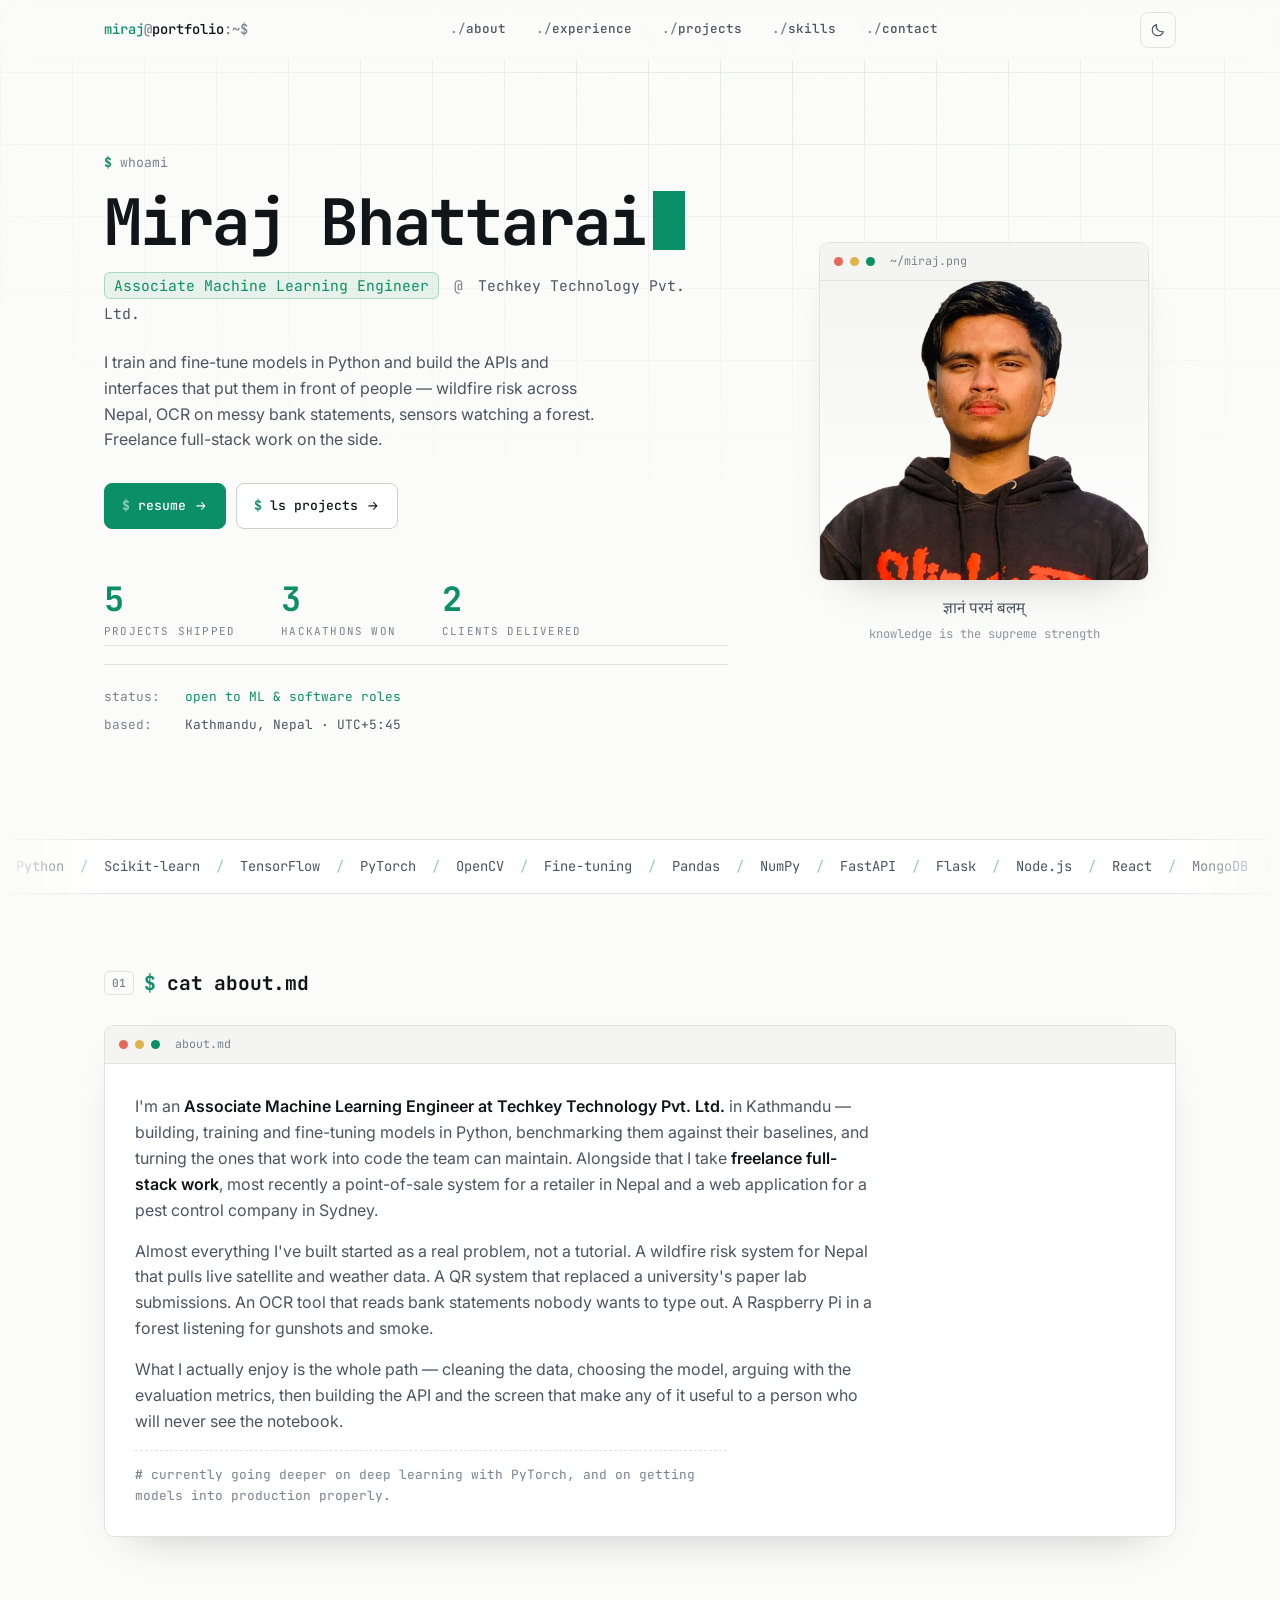
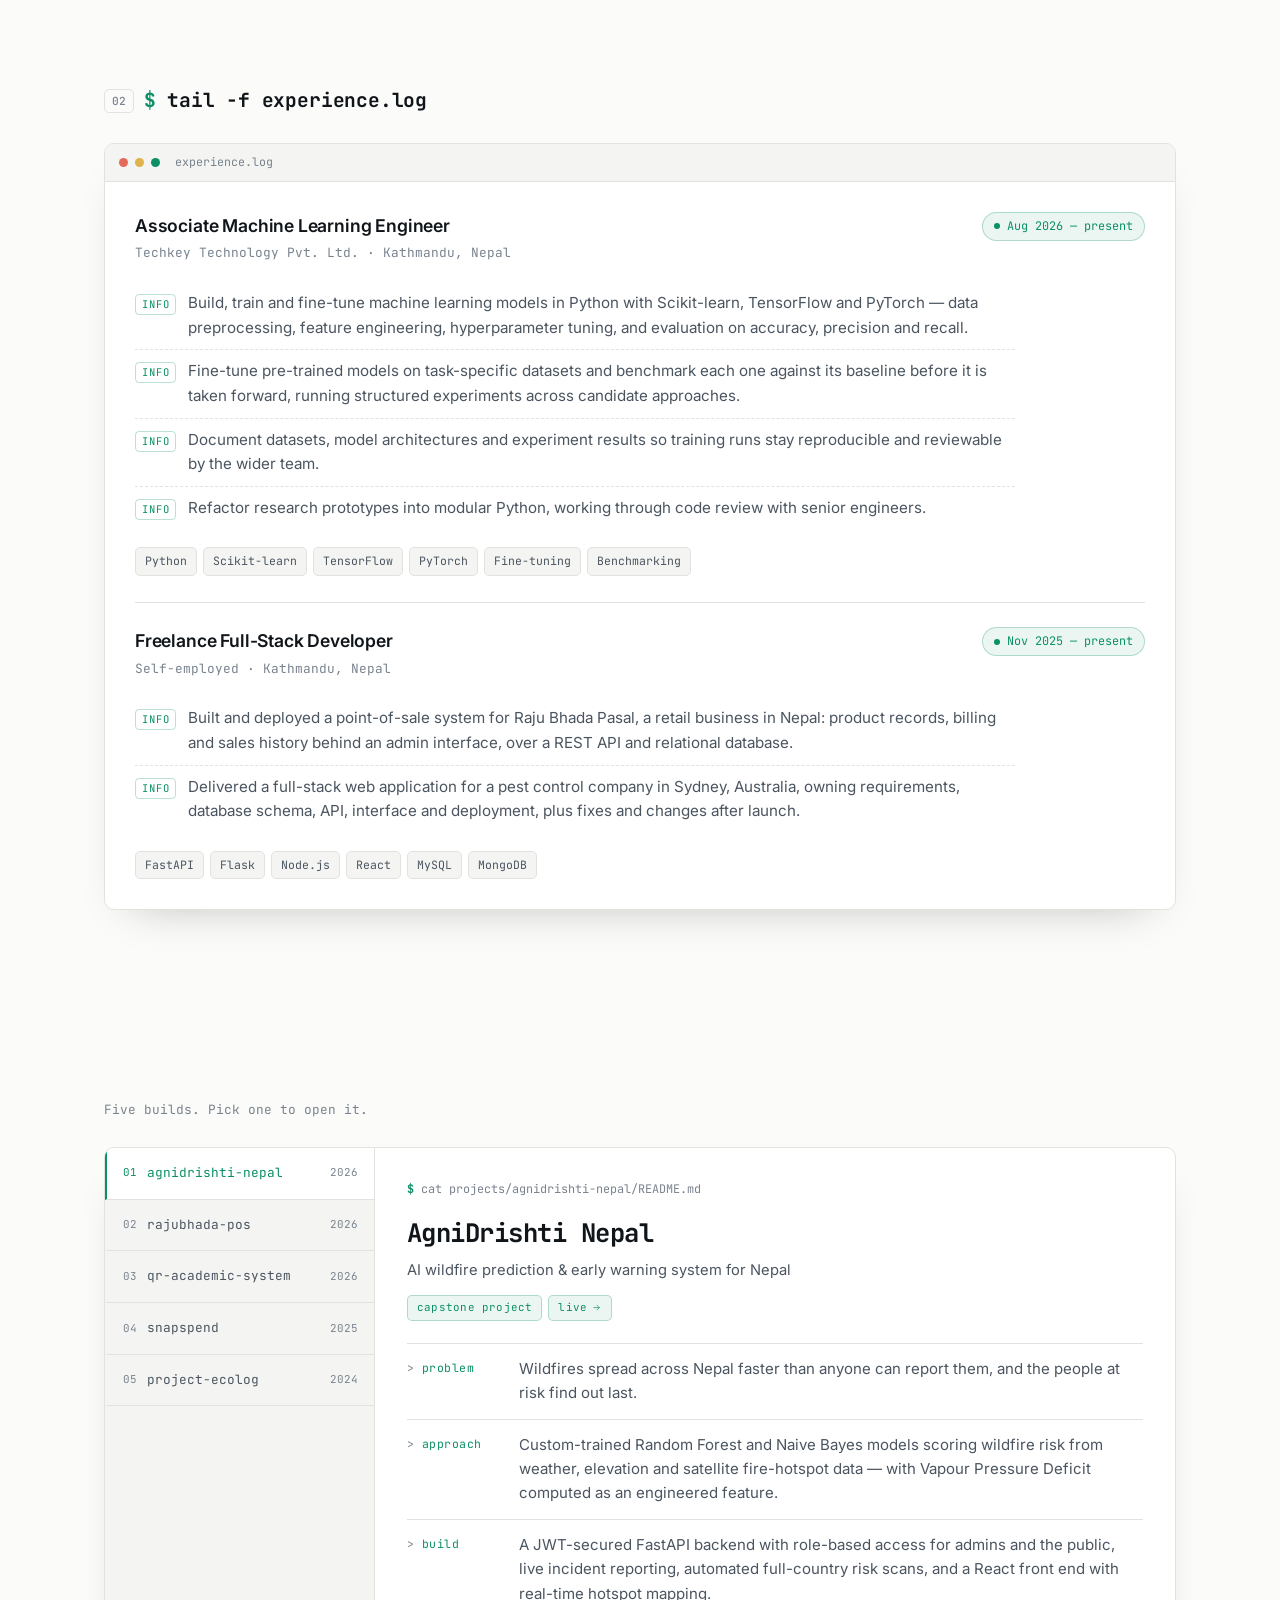
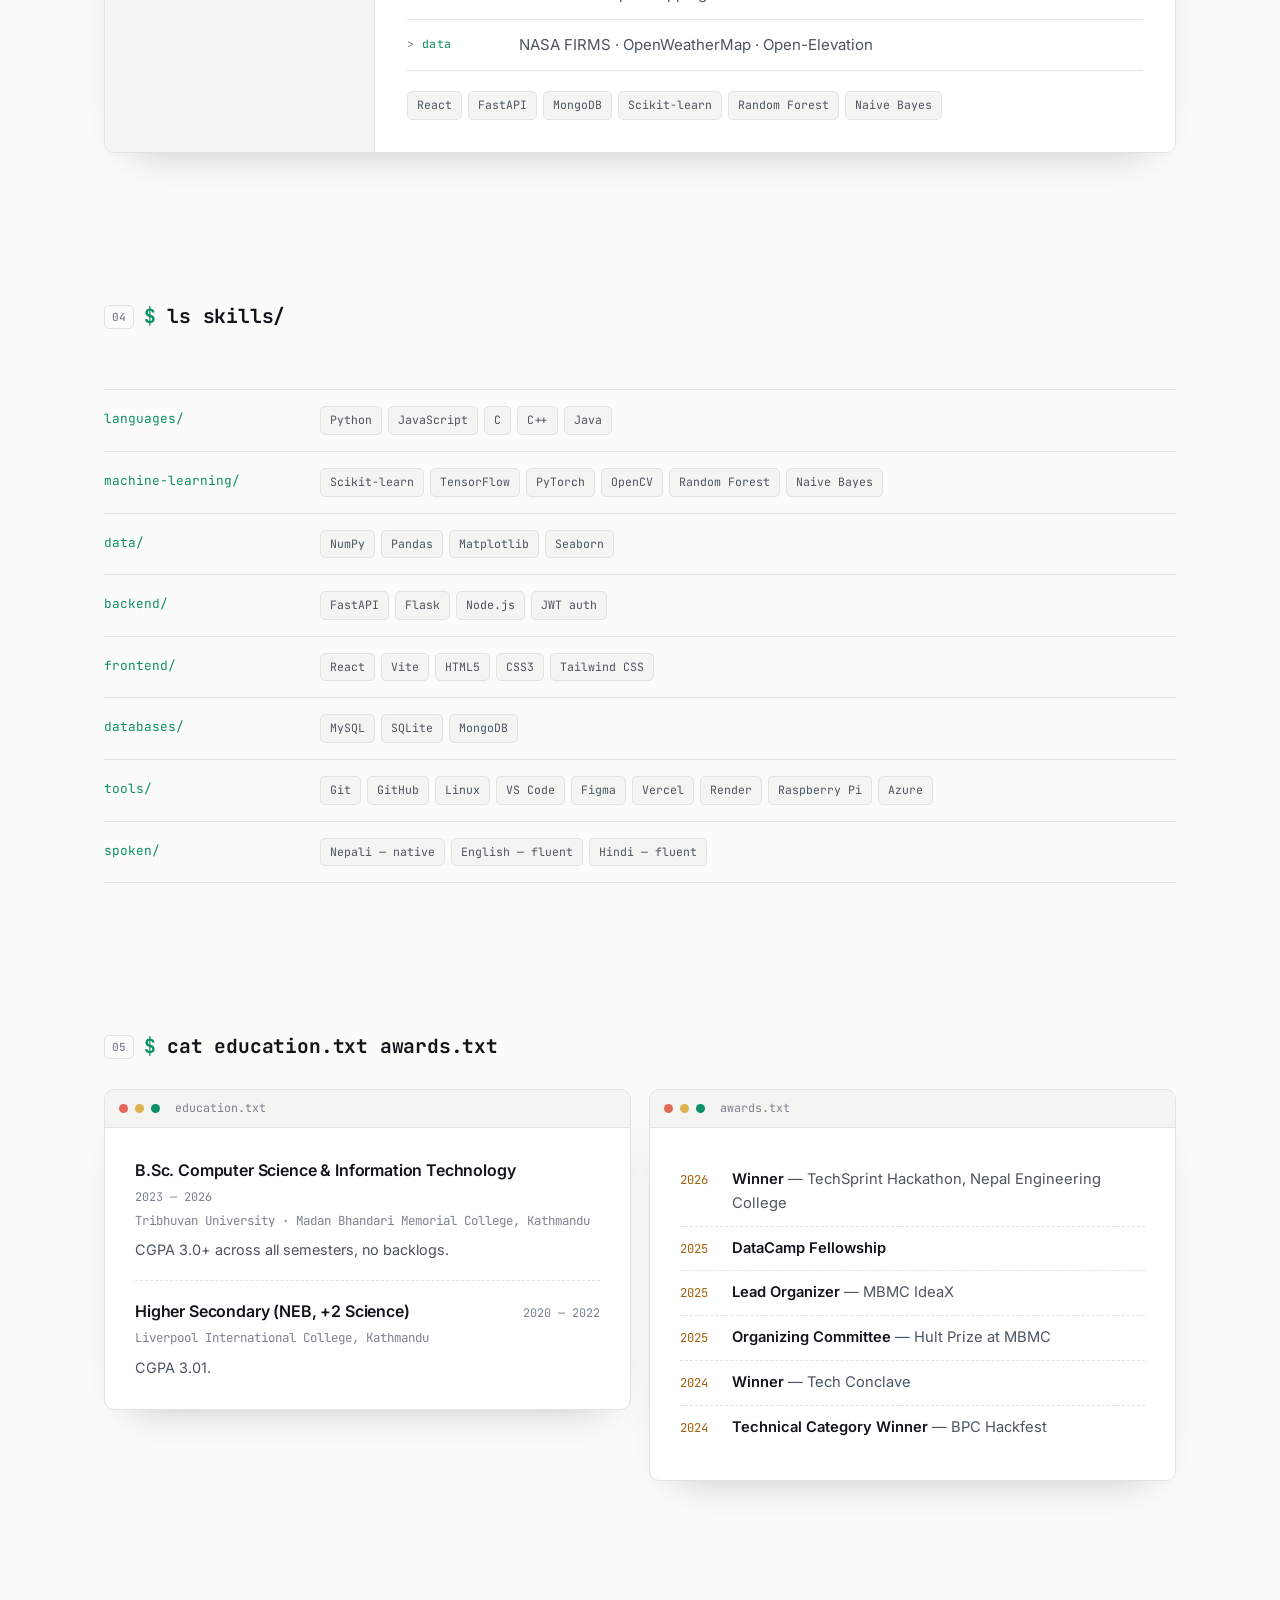
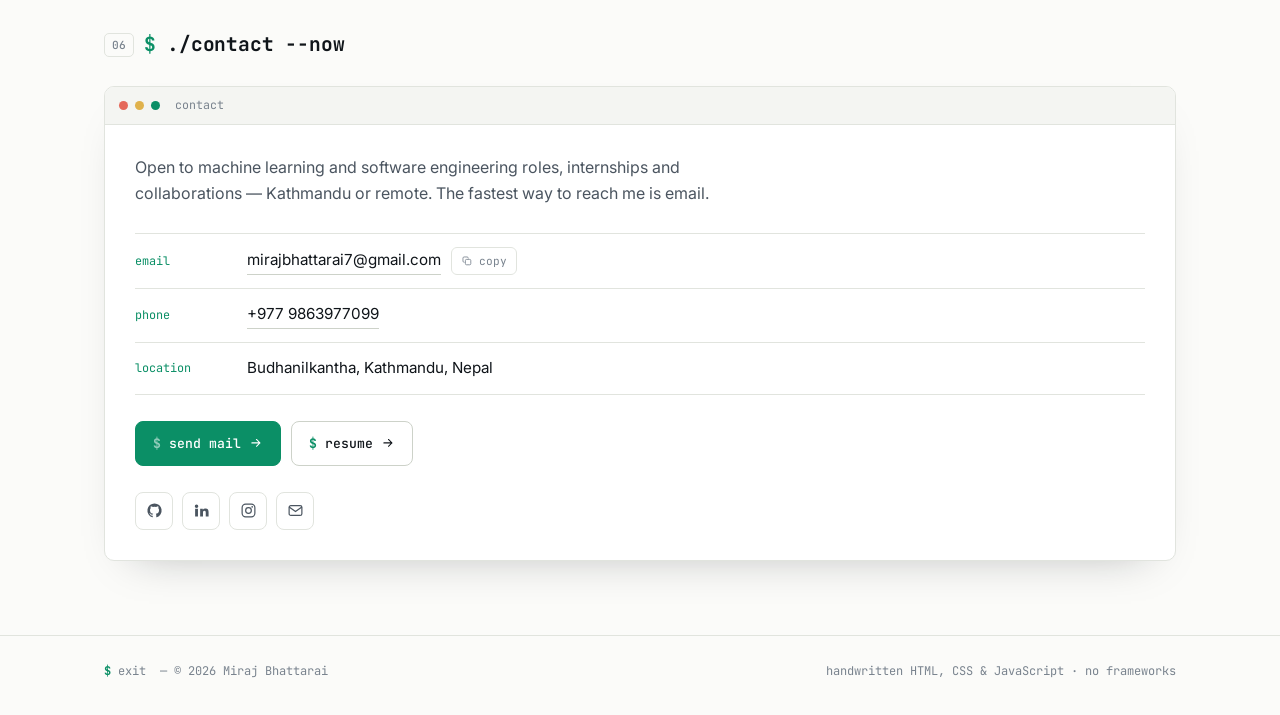
<file: index.html>
<!DOCTYPE html>
<html lang="en" data-theme="dark">
<head>
<meta charset="UTF-8">
<meta name="viewport" content="width=device-width, initial-scale=1">
<script>
/* Set the theme before first paint: stored choice wins, otherwise follow the OS. */
(function(){
  var d=document.documentElement;
  d.classList.add('js');
  try{
    var s=localStorage.getItem('mb-theme');
    d.setAttribute('data-theme', s || (window.matchMedia('(prefers-color-scheme: light)').matches ? 'light' : 'dark'));
    if(!s) d.setAttribute('data-theme-auto','1');
  }catch(e){ d.setAttribute('data-theme','dark'); }
})();
</script>

<title>Miraj Bhattarai — Machine Learning Developer, Kathmandu Nepal</title>
<meta name="description" content="Associate Machine Learning Engineer at Techkey Technology and freelance full-stack developer in Kathmandu, Nepal. Python, Scikit-learn, TensorFlow, PyTorch and FastAPI.">
<meta name="robots" content="index, follow, max-image-preview:large, max-snippet:-1, max-video-preview:-1">
<meta name="googlebot" content="index, follow, max-image-preview:large, max-snippet:-1">

<!-- location signals for local / geographic search -->
<meta name="geo.region" content="NP-BA">
<meta name="geo.placename" content="Budhanilkantha, Kathmandu, Nepal">
<meta name="geo.position" content="27.7783;85.3620">
<meta name="ICBM" content="27.7783, 85.3620">
<meta name="author" content="Miraj Bhattarai">
<link rel="canonical" href="https://www.mirajbhattarai.com.np/">
<link rel="alternate" hreflang="en" href="https://www.mirajbhattarai.com.np/">
<link rel="alternate" hreflang="x-default" href="https://www.mirajbhattarai.com.np/">
<meta name="theme-color" content="#0B0E12" media="(prefers-color-scheme: dark)">
<meta name="theme-color" content="#FBFBF9" media="(prefers-color-scheme: light)">

<meta property="og:type" content="profile">
<meta property="og:site_name" content="Miraj Bhattarai">
<meta property="og:locale" content="en_US">
<meta property="profile:first_name" content="Miraj">
<meta property="profile:last_name" content="Bhattarai">
<meta property="og:url" content="https://www.mirajbhattarai.com.np/">
<meta property="og:title" content="Miraj Bhattarai — Machine Learning &amp; Software Developer in Kathmandu">
<meta property="og:description" content="Associate Machine Learning Engineer at Techkey Technology and freelance full-stack developer in Kathmandu, building ML systems end to end.">
<meta property="og:image" content="https://www.mirajbhattarai.com.np/images/og-image.png">
<meta property="og:image:width" content="1200">
<meta property="og:image:height" content="630">
<meta property="og:image:alt" content="Miraj Bhattarai, associate machine learning engineer and full-stack developer in Kathmandu, Nepal">
<meta name="twitter:card" content="summary_large_image">
<meta name="twitter:title" content="Miraj Bhattarai — Machine Learning &amp; Software Developer in Kathmandu">
<meta name="twitter:description" content="Associate Machine Learning Engineer at Techkey Technology and freelance full-stack developer in Kathmandu, building ML systems end to end.">
<meta name="twitter:image" content="https://www.mirajbhattarai.com.np/images/og-image.png">
<meta name="twitter:image:alt" content="Miraj Bhattarai, associate machine learning engineer and full-stack developer in Kathmandu, Nepal">

<link rel="icon" href="favicon.svg" type="image/svg+xml">
<link rel="alternate icon" href="favicon.png" type="image/png">
<link rel="apple-touch-icon" href="favicon.png">

<link rel="preconnect" href="https://fonts.googleapis.com">
<link rel="preconnect" href="https://fonts.gstatic.com" crossorigin>
<link rel="preload" as="image" href="images/miraj.webp">
<link href="https://fonts.googleapis.com/css2?family=Inter:wght@400;500;600&family=JetBrains+Mono:wght@400;500;700&family=Noto+Sans+Devanagari:wght@400&display=swap" rel="stylesheet">
<link rel="stylesheet" href="css/style.css">

<script type="application/ld+json">
{
 "@context": "https://schema.org",
 "@graph": [
  {
   "@type": "WebSite",
   "@id": "https://www.mirajbhattarai.com.np/#website",
   "url": "https://www.mirajbhattarai.com.np/",
   "name": "Miraj Bhattarai",
   "description": "Portfolio of Miraj Bhattarai, associate machine learning engineer and full-stack developer in Kathmandu, Nepal.",
   "inLanguage": "en",
   "publisher": {
    "@id": "https://www.mirajbhattarai.com.np/#miraj"
   }
  },
  {
   "@type": "ProfilePage",
   "@id": "https://www.mirajbhattarai.com.np/#page",
   "url": "https://www.mirajbhattarai.com.np/",
   "name": "Miraj Bhattarai — Machine Learning & Software Developer in Kathmandu, Nepal",
   "isPartOf": {
    "@id": "https://www.mirajbhattarai.com.np/#website"
   },
   "about": {
    "@id": "https://www.mirajbhattarai.com.np/#miraj"
   },
   "mainEntity": {
    "@id": "https://www.mirajbhattarai.com.np/#miraj"
   },
   "inLanguage": "en",
   "primaryImageOfPage": {
    "@type": "ImageObject",
    "url": "https://www.mirajbhattarai.com.np/images/miraj.png",
    "caption": "Miraj Bhattarai"
   }
  },
  {
   "@type": "Person",
   "@id": "https://www.mirajbhattarai.com.np/#miraj",
   "name": "Miraj Bhattarai",
   "givenName": "Miraj",
   "familyName": "Bhattarai",
   "url": "https://www.mirajbhattarai.com.np/",
   "image": "https://www.mirajbhattarai.com.np/images/miraj.png",
   "description": "Associate Machine Learning Engineer at Techkey Technology Pvt. Ltd. and freelance full-stack developer in Kathmandu, Nepal. Builds, trains and fine-tunes machine learning models in Python and the APIs and interfaces around them.",
   "jobTitle": "Associate Machine Learning Engineer",
   "email": "mailto:mirajbhattarai7@gmail.com",
   "telephone": "+977-9863977099",
   "nationality": {
    "@type": "Country",
    "name": "Nepal"
   },
   "worksFor": {
    "@type": "Organization",
    "name": "Techkey Technology Pvt. Ltd.",
    "address": {
     "@type": "PostalAddress",
     "addressLocality": "Kathmandu",
     "addressCountry": "NP"
    }
   },
   "hasOccupation": {
    "@type": "Occupation",
    "name": "Machine Learning Engineer",
    "occupationLocation": {
     "@type": "City",
     "name": "Kathmandu"
    },
    "skills": "Python, Scikit-learn, TensorFlow, PyTorch, OpenCV, FastAPI, Flask, React, MongoDB, MySQL"
   },
   "alumniOf": [
    {
     "@type": "CollegeOrUniversity",
     "name": "Tribhuvan University — Madan Bhandari Memorial College",
     "address": {
      "@type": "PostalAddress",
      "addressLocality": "Kathmandu",
      "addressCountry": "NP"
     }
    },
    {
     "@type": "EducationalOrganization",
     "name": "Liverpool International College",
     "address": {
      "@type": "PostalAddress",
      "addressLocality": "Kathmandu",
      "addressCountry": "NP"
     }
    }
   ],
   "address": {
    "@type": "PostalAddress",
    "addressLocality": "Budhanilkantha",
    "addressRegion": "Bagmati",
    "addressCountry": "NP"
   },
   "homeLocation": {
    "@type": "Place",
    "name": "Budhanilkantha, Kathmandu, Nepal",
    "geo": {
     "@type": "GeoCoordinates",
     "latitude": 27.7783,
     "longitude": 85.362
    }
   },
   "workLocation": {
    "@type": "Place",
    "name": "Kathmandu, Nepal"
   },
   "knowsLanguage": [
    {
     "@type": "Language",
     "name": "Nepali"
    },
    {
     "@type": "Language",
     "name": "English"
    },
    {
     "@type": "Language",
     "name": "Hindi"
    }
   ],
   "knowsAbout": [
    "Machine Learning",
    "Deep Learning",
    "Computer Vision",
    "Data Analysis",
    "Python",
    "Scikit-learn",
    "TensorFlow",
    "PyTorch",
    "OpenCV",
    "FastAPI",
    "Flask",
    "React",
    "Node.js",
    "MongoDB",
    "MySQL",
    "SQLite",
    "Software Development"
   ],
   "award": [
    "Winner, TechSprint Hackathon 2026, Nepal Engineering College",
    "Winner, Tech Conclave 2024",
    "Technical Category Winner, BPC Hackfest 2024",
    "DataCamp Fellowship 2025"
   ],
   "sameAs": [
    "https://github.com/MirajB1",
    "https://www.linkedin.com/in/miraj-bhattarai-1122b6265/",
    "https://www.instagram.com/bhattaraimiraj/"
   ]
  },
  {
   "@type": "CreativeWork",
   "@id": "https://www.mirajbhattarai.com.np/#agnidrishti",
   "name": "AgniDrishti Nepal",
   "description": "AI wildfire prediction and early warning system for Nepal. Random Forest and Naive Bayes models score wildfire risk from weather, elevation and satellite fire-hotspot data, behind a JWT-secured FastAPI backend and a React front end with real-time hotspot mapping.",
   "dateCreated": "2026",
   "creator": {
    "@id": "https://www.mirajbhattarai.com.np/#miraj"
   },
   "keywords": "machine learning, wildfire prediction, Random Forest, Naive Bayes, FastAPI, React, NASA FIRMS, Nepal"
  },
  {
   "@type": "CreativeWork",
   "@id": "https://www.mirajbhattarai.com.np/#rajubhada",
   "name": "Raju Bhada Pasal - shopfront and point-of-sale system",
   "description": "Bilingual public shop profile for a kitchen utensil and household goods retailer in Gaighat, Udayapur, with a point-of-sale and inventory management system behind a login. Built with local SEO so the shop is findable by nearby customers.",
   "url": "https://rajubhada.com.np",
   "dateCreated": "2026",
   "creator": {
    "@id": "https://www.mirajbhattarai.com.np/#miraj"
   },
   "keywords": "point of sale, inventory management, REST API, authentication, local SEO, Nepal, client work"
  },
  {
   "@type": "CreativeWork",
   "@id": "https://www.mirajbhattarai.com.np/#qr-academic",
   "name": "QR-Based Digital Academic System",
   "description": "Paperless lab submissions for Tribhuvan University: per-student QR codes, batch scanning and three role-based portals. Winner, TechSprint Hackathon 2026.",
   "dateCreated": "2026",
   "creator": {
    "@id": "https://www.mirajbhattarai.com.np/#miraj"
   },
   "keywords": "React, Vite, Tailwind CSS, Node.js, QR code, education technology"
  },
  {
   "@type": "CreativeWork",
   "@id": "https://www.mirajbhattarai.com.np/#snapspend",
   "name": "SnapSpend",
   "description": "Financial statement analyzer that extracts, categorizes and visualizes transactions from bank statement images and PDFs using Tesseract OCR and PyMuPDF.",
   "dateCreated": "2025",
   "creator": {
    "@id": "https://www.mirajbhattarai.com.np/#miraj"
   },
   "keywords": "Python, Flask, OCR, Tesseract, PyMuPDF, Pandas, data visualization"
  },
  {
   "@type": "CreativeWork",
   "@id": "https://www.mirajbhattarai.com.np/#ecolog",
   "name": "Project Ecolog",
   "description": "Raspberry Pi forest fire and intrusion detection pairing real-time audio classification with Azure Custom Vision imaging. Winner, Tech Conclave 2024.",
   "dateCreated": "2024",
   "creator": {
    "@id": "https://www.mirajbhattarai.com.np/#miraj"
   },
   "keywords": "Raspberry Pi, computer vision, audio classification, Azure Custom Vision, OpenCV, IoT"
  }
 ]
}
</script>
</head>
<body>

<a class="skip" href="#main">Skip to content</a>

<svg class="sprite" aria-hidden="true" focusable="false" xmlns="http://www.w3.org/2000/svg">
  <symbol id="i-sun" viewBox="0 0 24 24"><circle cx="12" cy="12" r="4.2" fill="none" stroke="currentColor" stroke-width="1.7"/><path d="M12 2.6v2.2M12 19.2v2.2M2.6 12h2.2M19.2 12h2.2M5.4 5.4l1.6 1.6M17 17l1.6 1.6M18.6 5.4 17 7M7 17l-1.6 1.6" stroke="currentColor" stroke-width="1.7" stroke-linecap="round"/></symbol>
  <symbol id="i-moon" viewBox="0 0 24 24"><path d="M20 14.2A8.2 8.2 0 0 1 9.8 4a8.4 8.4 0 1 0 10.2 10.2Z" fill="none" stroke="currentColor" stroke-width="1.7" stroke-linejoin="round"/></symbol>
  <symbol id="i-github" viewBox="0 0 24 24"><path d="M12 2a10 10 0 0 0-3.16 19.49c.5.09.68-.22.68-.48v-1.7c-2.78.6-3.37-1.34-3.37-1.34-.45-1.16-1.11-1.47-1.11-1.47-.91-.62.07-.61.07-.61 1 .07 1.53 1.03 1.53 1.03.9 1.53 2.36 1.09 2.94.84.09-.65.35-1.09.63-1.34-2.22-.25-4.56-1.11-4.56-4.94 0-1.09.39-1.98 1.03-2.68-.1-.25-.45-1.27.1-2.65 0 0 .84-.27 2.75 1.02a9.5 9.5 0 0 1 5 0c1.91-1.29 2.75-1.02 2.75-1.02.55 1.38.2 2.4.1 2.65.64.7 1.03 1.59 1.03 2.68 0 3.84-2.34 4.69-4.57 4.94.36.31.68.92.68 1.85v2.74c0 .27.18.58.69.48A10 10 0 0 0 12 2Z" fill="currentColor"/></symbol>
  <symbol id="i-linkedin" viewBox="0 0 24 24"><path d="M4.98 3.5A2.5 2.5 0 1 0 5 8.5a2.5 2.5 0 0 0-.02-5ZM3 9.5h4v11H3v-11Zm7 0h3.8v1.5h.06A4.17 4.17 0 0 1 17.6 9.2c3.6 0 4.4 2.3 4.4 5.3v6h-4v-5.3c0-1.27-.02-2.9-1.8-2.9s-2.1 1.38-2.1 2.8v5.4h-4v-11Z" fill="currentColor"/></symbol>
  <symbol id="i-mail" viewBox="0 0 24 24"><rect x="3" y="5" width="18" height="14" rx="2.5" fill="none" stroke="currentColor" stroke-width="1.7"/><path d="m3.5 7.5 8.5 6 8.5-6" fill="none" stroke="currentColor" stroke-width="1.7" stroke-linecap="round"/></symbol>
  <symbol id="i-insta" viewBox="0 0 24 24"><rect x="3" y="3" width="18" height="18" rx="5" fill="none" stroke="currentColor" stroke-width="1.7"/><circle cx="12" cy="12" r="4" fill="none" stroke="currentColor" stroke-width="1.7"/><circle cx="17.2" cy="6.8" r="1.2" fill="currentColor"/></symbol>
  <symbol id="i-arrow" viewBox="0 0 24 24"><path d="M5 12h14M13 6l6 6-6 6" fill="none" stroke="currentColor" stroke-width="1.8" stroke-linecap="round" stroke-linejoin="round"/></symbol>
  <symbol id="i-down" viewBox="0 0 24 24"><path d="M12 4v14M6 13l6 6 6-6" fill="none" stroke="currentColor" stroke-width="1.8" stroke-linecap="round" stroke-linejoin="round"/></symbol>
  <symbol id="i-copy" viewBox="0 0 24 24"><rect x="9" y="9" width="11" height="11" rx="2.2" fill="none" stroke="currentColor" stroke-width="1.7"/><path d="M15 6.5A2.5 2.5 0 0 0 12.5 4h-6A2.5 2.5 0 0 0 4 6.5v6A2.5 2.5 0 0 0 6.5 15" fill="none" stroke="currentColor" stroke-width="1.7" stroke-linecap="round"/></symbol>
  <symbol id="i-check" viewBox="0 0 24 24"><path d="m5 12.5 4.5 4.5L19 7" fill="none" stroke="currentColor" stroke-width="2" stroke-linecap="round" stroke-linejoin="round"/></symbol>
  <symbol id="i-eye" viewBox="0 0 24 24"><path d="M2.5 12S6 5.8 12 5.8 21.5 12 21.5 12 18 18.2 12 18.2 2.5 12 2.5 12Z" fill="none" stroke="currentColor" stroke-width="1.7" stroke-linejoin="round"/><circle cx="12" cy="12" r="2.9" fill="none" stroke="currentColor" stroke-width="1.7"/></symbol>
</svg>

<!-- ══════════════ intro ══════════════ -->
<div class="boot" id="boot" role="status" aria-live="polite" aria-label="Loading">
  <div class="boot-in">
    <p class="boot-name">
      <span class="bm"><b>MIRAJ</b></span>
      <span class="bm"><b>BHATTARAI</b></span>
    </p>
    <span class="boot-rule" aria-hidden="true"></span>
    <p class="boot-sub">machine learning &middot; kathmandu</p>
  </div>
</div>

<!-- ══════════════ top bar ══════════════ -->
<header class="bar" id="bar">
  <div class="wrap bar-in">
    <a class="prompt-brand" href="#top">
      <span class="pb-user">miraj</span><span class="pb-at">@</span><span class="pb-host">portfolio</span><span class="pb-path">:~$</span>
    </a>

    <nav class="nav" id="nav" aria-label="Primary">
      <ul>
        <li><a href="#about"><span class="slash">./</span>about</a></li>
        <li><a href="#experience"><span class="slash">./</span>experience</a></li>
        <li><a href="#projects"><span class="slash">./</span>projects</a></li>
        <li><a href="#skills"><span class="slash">./</span>skills</a></li>
        <li><a href="#contact"><span class="slash">./</span>contact</a></li>
      </ul>
    </nav>

    <div class="bar-right">
      <span class="visits" id="visits" hidden title="Visitors to this site">
        <svg class="ic" aria-hidden="true"><use href="#i-eye"/></svg>
        <span id="visitsCount">—</span>
      </span>
      <button class="tbtn" id="themeBtn" type="button" aria-label="Switch theme" title="Switch theme">
        <svg class="ic ic-sun" aria-hidden="true"><use href="#i-sun"/></svg>
        <svg class="ic ic-moon" aria-hidden="true"><use href="#i-moon"/></svg>
      </button>
      <button class="burger" id="burger" type="button" aria-label="Open menu" aria-expanded="false" aria-controls="nav">
        <span></span><span></span>
      </button>
    </div>
  </div>
</header>

<main id="main">

  <!-- ══════════════ hero ══════════════ -->
  <section class="hero" id="top">
    <div class="scan" aria-hidden="true"></div>
    <div class="wrap hero-in">

      <div class="hero-text">
        <p class="cmd r" style="--d:.02s"><span class="ps1">$</span> whoami</p>

        <h1 class="hero-name r" style="--d:.06s">Miraj Bhattarai<span class="caret" aria-hidden="true"></span></h1>

        <p class="hero-role r" style="--d:.1s">
          <span class="tag-ml">Associate&nbsp;Machine&nbsp;Learning&nbsp;Engineer</span>
          <span class="at">@</span>
          <span class="org">Techkey Technology Pvt. Ltd.</span>
        </p>

        <p class="hero-desc r" style="--d:.14s">
          I train and fine-tune models in Python and build the APIs and interfaces that put
          them in front of people — wildfire risk across Nepal, OCR on messy bank statements,
          sensors watching a forest. Freelance full-stack work on the side.
        </p>

        <div class="hero-btns r" style="--d:.18s">
          <a class="btn btn-p" href="docs/Miraj_Bhattarai_CV.pdf" target="_blank" rel="noopener">
            <span class="ps1">$</span> resume <svg class="ic" aria-hidden="true"><use href="#i-arrow"/></svg>
          </a>
          <a class="btn" href="#projects"><span class="ps1">$</span> ls projects <svg class="ic" aria-hidden="true"><use href="#i-arrow"/></svg></a>
        </div>

        <ul class="hero-stats r" style="--d:.21s">
          <li><span class="num" data-count="5">0</span><span class="lbl">projects shipped</span></li>
          <li><span class="num" data-count="3">0</span><span class="lbl">hackathons won</span></li>
          <li><span class="num" data-count="2">0</span><span class="lbl">clients delivered</span></li>
        </ul>

        <ul class="hero-meta r" style="--d:.26s">
          <li><span class="k">status</span><span class="v ok">open to ML &amp; software roles</span></li>
          <li><span class="k">based</span><span class="v">Kathmandu, Nepal · UTC+5:45</span></li>
          </ul>
      </div>

      <div class="hero-fig r" style="--d:.12s">
        <div class="win">
          <div class="win-bar"><i></i><i></i><i></i><span>~/miraj.png</span></div>
          <div class="win-body photo">
            <picture>
              <source srcset="images/miraj.webp" type="image/webp">
              <img src="images/miraj.png" alt="Miraj Bhattarai, associate machine learning engineer and full-stack developer based in Kathmandu, Nepal" width="1000" height="912" fetchpriority="high">
            </picture>
          </div>
        </div>
        <p class="sloka"><span lang="sa">ज्ञानं परमं बलम्</span><em>knowledge is the supreme strength</em></p>
      </div>

    </div>
  </section>


  <!-- ══════════════ marquee ══════════════ -->
  <div class="marquee" role="presentation">
    <div class="marquee-track">
      <div class="marquee-run"><span class="mq-i">Python</span><span class="mq-d" aria-hidden="true">/</span><span class="mq-i">Scikit-learn</span><span class="mq-d" aria-hidden="true">/</span><span class="mq-i">TensorFlow</span><span class="mq-d" aria-hidden="true">/</span><span class="mq-i">PyTorch</span><span class="mq-d" aria-hidden="true">/</span><span class="mq-i">OpenCV</span><span class="mq-d" aria-hidden="true">/</span><span class="mq-i">Fine-tuning</span><span class="mq-d" aria-hidden="true">/</span><span class="mq-i">Pandas</span><span class="mq-d" aria-hidden="true">/</span><span class="mq-i">NumPy</span><span class="mq-d" aria-hidden="true">/</span><span class="mq-i">FastAPI</span><span class="mq-d" aria-hidden="true">/</span><span class="mq-i">Flask</span><span class="mq-d" aria-hidden="true">/</span><span class="mq-i">Node.js</span><span class="mq-d" aria-hidden="true">/</span><span class="mq-i">React</span><span class="mq-d" aria-hidden="true">/</span><span class="mq-i">MongoDB</span><span class="mq-d" aria-hidden="true">/</span><span class="mq-i">MySQL</span><span class="mq-d" aria-hidden="true">/</span><span class="mq-i">Linux</span><span class="mq-d" aria-hidden="true">/</span><span class="mq-i">Git</span><span class="mq-d" aria-hidden="true">/</span></div>
      <div class="marquee-run" aria-hidden="true"><span class="mq-i">Python</span><span class="mq-d" aria-hidden="true">/</span><span class="mq-i">Scikit-learn</span><span class="mq-d" aria-hidden="true">/</span><span class="mq-i">TensorFlow</span><span class="mq-d" aria-hidden="true">/</span><span class="mq-i">PyTorch</span><span class="mq-d" aria-hidden="true">/</span><span class="mq-i">OpenCV</span><span class="mq-d" aria-hidden="true">/</span><span class="mq-i">Fine-tuning</span><span class="mq-d" aria-hidden="true">/</span><span class="mq-i">Pandas</span><span class="mq-d" aria-hidden="true">/</span><span class="mq-i">NumPy</span><span class="mq-d" aria-hidden="true">/</span><span class="mq-i">FastAPI</span><span class="mq-d" aria-hidden="true">/</span><span class="mq-i">Flask</span><span class="mq-d" aria-hidden="true">/</span><span class="mq-i">Node.js</span><span class="mq-d" aria-hidden="true">/</span><span class="mq-i">React</span><span class="mq-d" aria-hidden="true">/</span><span class="mq-i">MongoDB</span><span class="mq-d" aria-hidden="true">/</span><span class="mq-i">MySQL</span><span class="mq-d" aria-hidden="true">/</span><span class="mq-i">Linux</span><span class="mq-d" aria-hidden="true">/</span><span class="mq-i">Git</span><span class="mq-d" aria-hidden="true">/</span></div>
    </div>
  </div>

  <!-- ══════════════ about ══════════════ -->
  <section class="sec" id="about">
    <div class="wrap">
      <h2 class="sec-h r"><span class="n" aria-hidden="true">01</span><span aria-hidden="true"><span class="ps1">$</span> cat about.md</span><span class="vh">About Miraj Bhattarai</span></h2>
      <div class="win r" style="--d:.05s">
        <div class="win-bar"><i></i><i></i><i></i><span>about.md</span></div>
        <div class="win-body prose">
          <p>I'm an <b>Associate Machine Learning Engineer at Techkey Technology Pvt. Ltd.</b> in
          Kathmandu — building, training and fine-tuning models in Python, benchmarking them
          against their baselines, and turning the ones that work into code the team can maintain. Alongside that I take <b>freelance
          full-stack work</b>, most recently a point-of-sale system for a retailer in Nepal and a
          web application for a pest control company in Sydney.</p>

          <p>Almost everything I've built started as a real problem, not a tutorial. A wildfire
          risk system for Nepal that pulls live satellite and weather data. A QR system that
          replaced a university's paper lab submissions. An OCR tool that reads bank statements
          nobody wants to type out. A Raspberry Pi in a forest listening for gunshots and smoke.</p>

          <p>What I actually enjoy is the whole path — cleaning the data, choosing the model,
          arguing with the evaluation metrics, then building the API and the screen that make
          any of it useful to a person who will never see the notebook.</p>

          <p class="prose-foot"><span class="ps1">#</span> currently going deeper on deep learning with PyTorch, and on getting models into production properly.</p>
        </div>
      </div>
    </div>
  </section>

  <!-- ══════════════ experience ══════════════ -->
  <section class="sec" id="experience">
    <div class="wrap">
      <h2 class="sec-h r"><span class="n" aria-hidden="true">02</span><span aria-hidden="true"><span class="ps1">$</span> tail -f experience.log</span><span class="vh">Experience</span></h2>

      <div class="win r" style="--d:.05s">
        <div class="win-bar"><i></i><i></i><i></i><span>experience.log</span></div>
        <div class="win-body log">

          <div class="log-entry">
            <div class="log-head">
              <div>
                <h3>Associate Machine Learning Engineer</h3>
                <p class="log-org">Techkey Technology Pvt. Ltd. · Kathmandu, Nepal</p>
              </div>
              <span class="live"><span class="dot"></span>Aug 2026 — present</span>
            </div>
            <ul class="log-list">
              <li><span class="lv">INFO</span> Build, train and fine-tune machine learning models in Python with Scikit-learn, TensorFlow and PyTorch — data preprocessing, feature engineering, hyperparameter tuning, and evaluation on accuracy, precision and recall.</li>
              <li><span class="lv">INFO</span> Fine-tune pre-trained models on task-specific datasets and benchmark each one against its baseline before it is taken forward, running structured experiments across candidate approaches.</li>
              <li><span class="lv">INFO</span> Document datasets, model architectures and experiment results so training runs stay reproducible and reviewable by the wider team.</li>
              <li><span class="lv">INFO</span> Refactor research prototypes into modular Python, working through code review with senior engineers.</li>
            </ul>
            <ul class="chips">
              <li>Python</li><li>Scikit-learn</li><li>TensorFlow</li><li>PyTorch</li><li>Fine-tuning</li><li>Benchmarking</li>
            </ul>
          </div>

          <div class="log-entry">
            <div class="log-head">
              <div>
                <h3>Freelance Full-Stack Developer</h3>
                <p class="log-org">Self-employed · Kathmandu, Nepal</p>
              </div>
              <span class="live"><span class="dot"></span>Nov 2025 — present</span>
            </div>
            <ul class="log-list">
              <li><span class="lv">INFO</span> Built and deployed a point-of-sale system for Raju Bhada Pasal, a retail business in Nepal: product records, billing and sales history behind an admin interface, over a REST API and relational database.</li>
              <li><span class="lv">INFO</span> Delivered a full-stack web application for a pest control company in Sydney, Australia, owning requirements, database schema, API, interface and deployment, plus fixes and changes after launch.</li>
            </ul>
            <ul class="chips">
              <li>FastAPI</li><li>Flask</li><li>Node.js</li><li>React</li><li>MySQL</li><li>MongoDB</li>
            </ul>
          </div>

        </div>
      </div>
    </div>
  </section>

  <!-- ══════════════ projects ══════════════ -->
  <section class="sec" id="projects">
    <div class="wrap">
      <h2 class="sec-h r"><span class="n" aria-hidden="true">03</span><span aria-hidden="true"><span class="ps1">$</span> ls -la projects/</span><span class="vh">Machine learning and software projects</span></h2>
      <p class="sec-sub r" style="--d:.04s">Five builds. Pick one to open it.</p>

      <div class="pj r" style="--d:.08s">
        <div class="pj-list" role="tablist" aria-label="Projects">
          <button class="pj-tab is-on" role="tab" aria-selected="true" aria-controls="pj-1" id="tab-1" data-i="1">
            <span class="pj-i">01</span>
            <span class="pj-n">agnidrishti-nepal</span>
            <span class="pj-y">2026</span>
          </button>
          <button class="pj-tab" role="tab" aria-selected="false" aria-controls="pj-5" id="tab-5" data-i="5">
            <span class="pj-i">02</span>
            <span class="pj-n">rajubhada-pos</span>
            <span class="pj-y">2026</span>
          </button>
          <button class="pj-tab" role="tab" aria-selected="false" aria-controls="pj-2" id="tab-2" data-i="2">
            <span class="pj-i">03</span>
            <span class="pj-n">qr-academic-system</span>
            <span class="pj-y">2026</span>
          </button>
          <button class="pj-tab" role="tab" aria-selected="false" aria-controls="pj-3" id="tab-3" data-i="3">
            <span class="pj-i">04</span>
            <span class="pj-n">snapspend</span>
            <span class="pj-y">2025</span>
          </button>
          <button class="pj-tab" role="tab" aria-selected="false" aria-controls="pj-4" id="tab-4" data-i="4">
            <span class="pj-i">05</span>
            <span class="pj-n">project-ecolog</span>
            <span class="pj-y">2024</span>
          </button>
        </div>

        <div class="pj-panes">
          <article class="pj-pane is-on" role="tabpanel" id="pj-1" aria-labelledby="tab-1" tabindex="0">
            <header class="pj-head">
              <p class="pj-path"><span class="ps1">$</span> cat projects/agnidrishti-nepal/README.md</p>
              <h3>AgniDrishti Nepal</h3>
              <p class="pj-sub">AI wildfire prediction &amp; early warning system for Nepal</p>
              <p class="pj-badges"><span class="badge b-major">capstone project</span>
                <a class="badge b-live" href="https://agnidrishti.vercel.app" target="_blank" rel="noopener noreferrer">live <svg class="ic" aria-hidden="true"><use href="#i-arrow"/></svg></a></p>
            </header>

            <dl class="pj-def">
              <div><dt>problem</dt><dd>Wildfires spread across Nepal faster than anyone can report them, and the people at risk find out last.</dd></div>
              <div><dt>approach</dt><dd>Custom-trained Random Forest and Naive Bayes models scoring wildfire risk from weather, elevation and satellite fire-hotspot data — with Vapour Pressure Deficit computed as an engineered feature.</dd></div>
              <div><dt>build</dt><dd>A JWT-secured FastAPI backend with role-based access for admins and the public, live incident reporting, automated full-country risk scans, and a React front end with real-time hotspot mapping.</dd></div>
              <div><dt>data</dt><dd>NASA FIRMS · OpenWeatherMap · Open-Elevation</dd></div>
            </dl>

            <ul class="chips">
              <li>React</li><li>FastAPI</li><li>MongoDB</li><li>Scikit-learn</li><li>Random Forest</li><li>Naive Bayes</li>
            </ul>
          </article>

          <article class="pj-pane" role="tabpanel" id="pj-5" aria-labelledby="tab-5" tabindex="0" hidden>
            <header class="pj-head">
              <p class="pj-path"><span class="ps1">$</span> cat projects/rajubhada-pos/README.md</p>
              <h3>Raju Bhada Pasal</h3>
              <p class="pj-sub">Shopfront and point-of-sale system for a utensil retailer</p>
              <p class="pj-badges"><span class="badge b-client">client work</span>
                <a class="badge b-live" href="https://rajubhada.com.np" target="_blank" rel="noopener noreferrer">rajubhada.com.np <svg class="ic" aria-hidden="true"><use href="#i-arrow"/></svg></a></p>
            </header>

            <dl class="pj-def">
              <div><dt>client</dt><dd>Raju Bhada Pasal and Gobinda General Store, a kitchen utensil and household goods retailer in Gaighat, Udayapur, selling wholesale and retail.</dd></div>
              <div><dt>problem</dt><dd>Stock and daily sales were tracked on paper, and the shop had no presence online for customers outside Gaighat to find it.</dd></div>
              <div><dt>build</dt><dd>One site doing two jobs. The public face is a bilingual shop profile with the product range, delivery terms and direct phone and WhatsApp ordering. Behind a login sits the point-of-sale and inventory system the shop runs day to day.</dd></div>
              <div><dt>found</dt><dd>Local SEO built in from the start: geo-tagged for Gaighat, Udayapur, Open Graph and Twitter cards, and Nepali alongside English so the shop is findable by the people who actually search for it.</dd></div>
            </dl>

            <ul class="chips">
              <li>Point of sale</li><li>Inventory management</li><li>Authentication</li><li>REST API</li><li>Local SEO</li><li>Nepali / English</li>
            </ul>
          </article>

          <article class="pj-pane" role="tabpanel" id="pj-2" aria-labelledby="tab-2" tabindex="0" hidden>
            <header class="pj-head">
              <p class="pj-path"><span class="ps1">$</span> cat projects/qr-academic-system/README.md</p>
              <h3>QR-Based Digital Academic System</h3>
              <p class="pj-sub">Paperless lab submissions for Tribhuvan University</p>
              <p class="pj-badges"><span class="badge b-win">winner · TechSprint Hackathon 2026</span></p>
            </header>

            <dl class="pj-def">
              <div><dt>problem</dt><dd>Lab submissions ran on paper — stacks of it — and evaluation days crawled while staff hunted for the right sheet.</dd></div>
              <div><dt>approach</dt><dd>Give every student a unique QR code that pulls their record instantly, and let evaluators batch-scan a whole class instead of shuffling paper.</dd></div>
              <div><dt>build</dt><dd>Three role-based portals — student, teacher, external evaluator — with real-time notifications, voice feedback for evaluators, and a mobile-first interface. 201+ commits across the team.</dd></div>
              <div><dt>result</dt><dd>Manual paperwork removed from the process and evaluation time cut. Won the hackathon.</dd></div>
            </dl>

            <ul class="chips"><li>React</li><li>Vite</li><li>Tailwind CSS</li><li>Node.js</li><li>JavaScript</li></ul>
          </article>

          <article class="pj-pane" role="tabpanel" id="pj-3" aria-labelledby="tab-3" tabindex="0" hidden>
            <header class="pj-head">
              <p class="pj-path"><span class="ps1">$</span> cat projects/snapspend/README.md</p>
              <h3>SnapSpend</h3>
              <p class="pj-sub">Financial statement analyzer</p>
              <p class="pj-badges"><span class="badge">personal project</span></p>
            </header>

            <dl class="pj-def">
              <div><dt>problem</dt><dd>Understanding your own spending means retyping a bank statement, so nobody does it.</dd></div>
              <div><dt>approach</dt><dd>Take a photo or a PDF and pull the transactions out automatically — Tesseract OCR for scans, PyMuPDF for digital PDFs, so both paths work.</dd></div>
              <div><dt>build</dt><dd>Rule-based expense categorization over the extracted rows, then Chart.js dashboards showing spending breakdowns, net cash flow and top expense categories.</dd></div>
            </dl>

            <ul class="chips"><li>Python</li><li>Flask</li><li>Tesseract OCR</li><li>PyMuPDF</li><li>Pandas</li><li>Chart.js</li></ul>
          </article>

          <article class="pj-pane" role="tabpanel" id="pj-4" aria-labelledby="tab-4" tabindex="0" hidden>
            <header class="pj-head">
              <p class="pj-path"><span class="ps1">$</span> cat projects/project-ecolog/README.md</p>
              <h3>Project Ecolog</h3>
              <p class="pj-sub">Forest fire &amp; intrusion detection on a Raspberry Pi</p>
              <p class="pj-badges"><span class="badge b-win">winner · Tech Conclave 2024</span><span class="badge b-win">technical category · BPC Hackfest 2024</span></p>
            </header>

            <dl class="pj-def">
              <div><dt>problem</dt><dd>A forest can't tell you it's burning, and by the time smoke is visible from a road it's already late.</dd></div>
              <div><dt>approach</dt><dd>Put ears and eyes in the trees: real-time audio classification for gunshots and smoke, paired with computer vision on the same device.</dd></div>
              <div><dt>build</dt><dd>Raspberry Pi running the classifiers, Azure Custom Vision for smoke and fire imagery, Azure Blob Storage archiving frames for later analysis. Triggers hardware alerts and streams live data to a web dashboard.</dd></div>
              <div><dt>team</dt><dd>Four people. Two wins.</dd></div>
            </dl>

            <ul class="chips"><li>Python</li><li>Raspberry Pi</li><li>Azure Custom Vision</li><li>Azure Blob Storage</li><li>OpenCV</li></ul>
          </article>
        </div>
      </div>
    </div>
  </section>

  <!-- ══════════════ skills ══════════════ -->
  <section class="sec" id="skills">
    <div class="wrap">
      <h2 class="sec-h r"><span class="n" aria-hidden="true">04</span><span aria-hidden="true"><span class="ps1">$</span> ls skills/</span><span class="vh">Technical skills</span></h2>
      <p class="sec-sub r" style="--d:.04s">Only what I've actually built with.</p>

      <div class="sk r" style="--d:.08s">
        <div class="sk-row"><span class="sk-k">languages/</span><ul class="chips"><li>Python</li><li>JavaScript</li><li>C</li><li>C++</li><li>Java</li></ul></div>
        <div class="sk-row"><span class="sk-k">machine-learning/</span><ul class="chips"><li>Scikit-learn</li><li>TensorFlow</li><li>PyTorch</li><li>OpenCV</li><li>Random Forest</li><li>Naive Bayes</li></ul></div>
        <div class="sk-row"><span class="sk-k">data/</span><ul class="chips"><li>NumPy</li><li>Pandas</li><li>Matplotlib</li><li>Seaborn</li></ul></div>
        <div class="sk-row"><span class="sk-k">backend/</span><ul class="chips"><li>FastAPI</li><li>Flask</li><li>Node.js</li><li>JWT auth</li></ul></div>
        <div class="sk-row"><span class="sk-k">frontend/</span><ul class="chips"><li>React</li><li>Vite</li><li>HTML5</li><li>CSS3</li><li>Tailwind CSS</li></ul></div>
        <div class="sk-row"><span class="sk-k">databases/</span><ul class="chips"><li>MySQL</li><li>SQLite</li><li>MongoDB</li></ul></div>
        <div class="sk-row"><span class="sk-k">tools/</span><ul class="chips"><li>Git</li><li>GitHub</li><li>Linux</li><li>VS Code</li><li>Figma</li><li>Vercel</li><li>Render</li><li>Raspberry Pi</li><li>Azure</li></ul></div>
        <div class="sk-row"><span class="sk-k">spoken/</span><ul class="chips"><li>Nepali — native</li><li>English — fluent</li><li>Hindi — fluent</li></ul></div>
      </div>
    </div>
  </section>

  <!-- ══════════════ education ══════════════ -->
  <section class="sec" id="education">
    <div class="wrap">
      <h2 class="sec-h r"><span class="n" aria-hidden="true">05</span><span aria-hidden="true"><span class="ps1">$</span> cat education.txt awards.txt</span><span class="vh">Education and awards</span></h2>

      <div class="edu r" style="--d:.05s">
        <div class="win">
          <div class="win-bar"><i></i><i></i><i></i><span>education.txt</span></div>
          <div class="win-body">
            <div class="edu-item">
              <div class="edu-top"><h3>B.Sc. Computer Science &amp; Information Technology</h3><span class="edu-y">2023 — 2026</span></div>
              <p class="edu-org">Tribhuvan University · Madan Bhandari Memorial College, Kathmandu</p>
              <p class="edu-note">CGPA 3.0+ across all semesters, no backlogs.</p>
            </div>
            <div class="edu-item">
              <div class="edu-top"><h3>Higher Secondary (NEB, +2 Science)</h3><span class="edu-y">2020 — 2022</span></div>
              <p class="edu-org">Liverpool International College, Kathmandu</p>
              <p class="edu-note">CGPA 3.01.</p>
            </div>
          </div>
        </div>

        <div class="win">
          <div class="win-bar"><i></i><i></i><i></i><span>awards.txt</span></div>
          <div class="win-body">
            <ul class="awards">
              <li><span class="aw-y">2026</span><span><b>Winner</b> — TechSprint Hackathon, Nepal Engineering College</span></li>
              <li><span class="aw-y">2025</span><span><b>DataCamp Fellowship</b></span></li>
              <li><span class="aw-y">2025</span><span><b>Lead Organizer</b> — MBMC IdeaX</span></li>
              <li><span class="aw-y">2025</span><span><b>Organizing Committee</b> — Hult Prize at MBMC</span></li>
              <li><span class="aw-y">2024</span><span><b>Winner</b> — Tech Conclave</span></li>
              <li><span class="aw-y">2024</span><span><b>Technical Category Winner</b> — BPC Hackfest</span></li>
            </ul>
          </div>
        </div>
      </div>
    </div>
  </section>

  <!-- ══════════════ contact ══════════════ -->
  <section class="sec" id="contact">
    <div class="wrap">
      <h2 class="sec-h r"><span class="n" aria-hidden="true">06</span><span aria-hidden="true"><span class="ps1">$</span> ./contact --now</span><span class="vh">Contact</span></h2>

      <div class="win r" style="--d:.05s">
        <div class="win-bar"><i></i><i></i><i></i><span>contact</span></div>
        <div class="win-body contact-body">
          <p class="ct-lede">
            Open to machine learning and software engineering roles, internships and collaborations —
            Kathmandu or remote. The fastest way to reach me is email.
          </p>

          <dl class="ct-list">
            <div>
              <dt>email</dt>
              <dd>
                <a href="mailto:mirajbhattarai7@gmail.com">mirajbhattarai7@gmail.com</a>
                <button class="copy" type="button" data-copy="mirajbhattarai7@gmail.com">
                  <svg class="ic" aria-hidden="true"><use href="#i-copy"/></svg><span>copy</span>
                </button>
              </dd>
            </div>
            <div><dt>phone</dt><dd><a href="tel:+9779863977099">+977 9863977099</a></dd></div>
            <div><dt>location</dt><dd>Budhanilkantha, Kathmandu, Nepal</dd></div>
          </dl>

          <div class="ct-btns">
            <a class="btn btn-p" href="mailto:mirajbhattarai7@gmail.com"><span class="ps1">$</span> send mail <svg class="ic" aria-hidden="true"><use href="#i-arrow"/></svg></a>
            <a class="btn" href="docs/Miraj_Bhattarai_CV.pdf" target="_blank" rel="noopener"><span class="ps1">$</span> resume <svg class="ic" aria-hidden="true"><use href="#i-arrow"/></svg></a>
          </div>

          <ul class="socials">
            <li><a href="https://github.com/MirajB1" target="_blank" rel="noopener noreferrer" aria-label="GitHub"><svg class="ic" aria-hidden="true"><use href="#i-github"/></svg></a></li>
            <li><a href="https://www.linkedin.com/in/miraj-bhattarai-1122b6265/" target="_blank" rel="noopener noreferrer" aria-label="LinkedIn"><svg class="ic" aria-hidden="true"><use href="#i-linkedin"/></svg></a></li>
            <li><a href="https://www.instagram.com/bhattaraimiraj/" target="_blank" rel="noopener noreferrer" aria-label="Instagram"><svg class="ic" aria-hidden="true"><use href="#i-insta"/></svg></a></li>
            <li><a href="mailto:mirajbhattarai7@gmail.com" aria-label="Email"><svg class="ic" aria-hidden="true"><use href="#i-mail"/></svg></a></li>
          </ul>
        </div>
      </div>
    </div>
  </section>

</main>

<footer class="foot">
  <div class="wrap foot-in">
    <p><span class="ps1">$</span> exit &nbsp;— © <span id="year">2026</span> Miraj Bhattarai</p>
    <p class="foot-b">handwritten HTML, CSS &amp; JavaScript · no frameworks</p>
  </div>
</footer>

<script src="js/script.js" defer></script>
</body>
</html>
</file>
<file: css/style.css>
/* ══════════════════════════════════════════════════════════════
   Miraj Bhattarai — portfolio
   Terminal / dev-console. Dark and light are equal citizens:
   every colour is a token, redefined once per theme.
   ══════════════════════════════════════════════════════════════ */

/* ---------- dark (default) ---------- */
:root,
[data-theme="dark"]{
  --bg:        #0B0E12;
  --bg-2:      #10151B;
  --bg-3:      #151B23;
  --bg-4:      #1B222B;
  --line:      #232B36;
  --line-2:    #303A47;

  --ink:       #E7EEF5;
  --ink-2:     #9BA9B8;
  --ink-3:     #6A7787;

  --acc:       #4FD1A5;
  --acc-dim:   #2E8C6E;
  --acc-bg:    rgba(79,209,165,.10);
  --acc-line:  rgba(79,209,165,.30);

  --amber:     #F0A868;
  --amber-bg:  rgba(240,168,104,.11);
  --amber-line:rgba(240,168,104,.30);

  --fire:      #FF6B4A;
  --fire-2:    #FFB03A;

  --forest:    #1E2A24;
  --forest-2:  #243328;
  --burnt:     #22262B;
  --wet:       #1B3340;
  --wet-line:  #3F7E9B;

  --sh:        0 24px 60px -32px rgba(0,0,0,.9);
  --glow:      0 0 0 1px var(--acc-line), 0 0 26px -8px rgba(79,209,165,.35);
  --scan-op:   .05;
  --grid-op:   .55;
}

/* ---------- light ---------- */
[data-theme="light"]{
  --bg:        #FBFBF9;
  --bg-2:      #FFFFFF;
  --bg-3:      #F4F5F2;
  --bg-4:      #EDEFEA;
  --line:      #E1E4DE;
  --line-2:    #CDD2C9;

  --ink:       #10151A;
  --ink-2:     #4B5560;
  --ink-3:     #79838E;

  --acc:       #0B8F66;
  --acc-dim:   #0B8F66;
  --acc-bg:    rgba(11,143,102,.08);
  --acc-line:  rgba(11,143,102,.28);

  --amber:     #A2600C;
  --amber-bg:  rgba(162,96,12,.09);
  --amber-line:rgba(162,96,12,.26);

  --fire:      #D6432A;
  --fire-2:    #E08A16;

  --forest:    #DDE7DA;
  --forest-2:  #CBDCC6;
  --burnt:     #C9CBC6;
  --wet:       #D3E6EF;
  --wet-line:  #6BA6C1;

  --sh:        0 20px 44px -30px rgba(16,21,26,.34);
  --glow:      0 0 0 1px var(--acc-line);
  --scan-op:   0;
  --grid-op:   .8;
}

:root{
  --wrap: 1160px;
  --gut: clamp(18px, 4.5vw, 44px);
  --bar: 60px;
  --rad: 10px;
  --ease: cubic-bezier(.22,.61,.36,1);
  --out: cubic-bezier(.16,1,.3,1);
  --mono: 'JetBrains Mono', ui-monospace, SFMono-Regular, Menlo, Consolas, 'Liberation Mono', monospace;
  --sans: 'Inter', -apple-system, BlinkMacSystemFont, 'Segoe UI', Roboto, Helvetica, Arial, sans-serif;
  --deva: 'Noto Sans Devanagari', var(--sans);
  color-scheme: dark;
}
[data-theme="light"]{ color-scheme: light; }

/* ---------- reset ---------- */
*,*::before,*::after{ box-sizing:border-box; }
html{ -webkit-text-size-adjust:100%; scroll-padding-top:calc(var(--bar) + 16px); }
@media (prefers-reduced-motion:no-preference){ html{ scroll-behavior:smooth; } }
body,h1,h2,h3,p,ul,ol,dl,dd,figure,pre{ margin:0; padding:0; }
ul,ol{ list-style:none; }
img,svg,canvas{ display:block; max-width:100%; }
[hidden]{ display:none !important; }
button{ font:inherit; color:inherit; background:none; border:0; cursor:pointer; }
a{ color:inherit; }
b,strong{ font-weight:600; color:var(--ink); }

body{
  font-family:var(--sans);
  font-size:16px; line-height:1.62;
  color:var(--ink); background:var(--bg);
  overflow-x:hidden;
  -webkit-font-smoothing:antialiased; -moz-osx-font-smoothing:grayscale;
  transition:background .35s var(--ease), color .35s var(--ease);
}
::selection{ background:var(--acc); color:var(--bg); }
:focus-visible{ outline:2px solid var(--acc); outline-offset:3px; border-radius:4px; }

.sprite{ position:absolute; width:0; height:0; overflow:hidden; }
.ic{ width:1.05em; height:1.05em; flex:none; }
.vh{
  position:absolute !important; width:1px; height:1px; padding:0; margin:-1px;
  overflow:hidden; clip:rect(0 0 0 0); clip-path:inset(50%); white-space:nowrap; border:0;
}
.skip{
  position:absolute; left:-9999px; top:0; z-index:3000;
  background:var(--acc); color:var(--bg); padding:12px 18px; font-weight:600; text-decoration:none;
}
.skip:focus{ left:0; }
.wrap{ width:100%; max-width:var(--wrap); margin-inline:auto; padding-inline:var(--gut); }
.ps1{ color:var(--acc); font-family:var(--mono); font-weight:700; }

/* ══════════════ intro ══════════════ */
.boot{
  position:fixed; inset:0; z-index:5000;
  display:grid; place-items:center;
  background:var(--bg); padding:24px;
  font-family:var(--mono);
}
html:not(.js) .boot{ display:none; }
.boot-in{ text-align:center; }

.bm{ display:block; overflow:hidden; padding-bottom:.15em; margin-bottom:-.11em; }
.bm b{
  display:block; font-weight:700;
  font-size:clamp(1.9rem, 6.6vw, 4.3rem); line-height:1.02; letter-spacing:-.035em;
  color:var(--ink);
  transform:translateY(108%);
  animation:bm-rise .78s cubic-bezier(.16,1,.3,1) forwards;
}
.bm:nth-child(2) b{ animation-delay:.10s; }
@keyframes bm-rise{ to{ transform:none; } }

.boot-rule{
  display:block; height:1px; width:min(420px, 68vw); margin:26px auto 0;
  background:var(--acc); transform:scaleX(0); transform-origin:left;
  animation:bm-draw .62s cubic-bezier(.16,1,.3,1) .5s forwards;
}
@keyframes bm-draw{ to{ transform:scaleX(1); } }

.boot-sub{
  margin-top:16px; font-size:.74rem; letter-spacing:.32em; text-transform:uppercase;
  color:var(--ink-3); opacity:0;
  animation:bm-fade .5s ease .72s forwards;
}
@keyframes bm-fade{ to{ opacity:1; } }

/* the whole panel lifts away, revealing the page underneath */
.boot.out{ animation:bm-wipe .66s cubic-bezier(.76,0,.24,1) forwards; pointer-events:none; }
@keyframes bm-wipe{ to{ transform:translateY(-100%); } }

/* ══════════════ top bar ══════════════ */
.bar{
  position:fixed; inset:0 0 auto 0; z-index:1000; height:var(--bar);
  display:flex; align-items:center;
  background:color-mix(in srgb, var(--bg) 82%, transparent);
  -webkit-backdrop-filter:blur(14px) saturate(160%); backdrop-filter:blur(14px) saturate(160%);
  border-bottom:1px solid transparent;
  transition:border-color .3s var(--ease), background .3s var(--ease);
}
.bar.stuck{ border-bottom-color:var(--line); }
.bar-in{ display:flex; align-items:center; justify-content:space-between; gap:18px; }

.prompt-brand{
  font-family:var(--mono); font-size:.86rem; font-weight:500;
  text-decoration:none; white-space:nowrap; flex:none;
}
.pb-user{ color:var(--acc); } .pb-at,.pb-path{ color:var(--ink-3); } .pb-host{ color:var(--ink); }

.nav ul{ display:flex; align-items:center; gap:clamp(6px, 1.1vw, 14px); }
.nav a{
  display:block; font-family:var(--mono); font-size:.79rem; font-weight:500;
  color:var(--ink-2); text-decoration:none; padding:6px 8px; border-radius:6px;
  transition:color .22s var(--ease), background .22s var(--ease);
}
.nav .slash{ color:var(--ink-3); }
.nav a:hover{ color:var(--ink); background:var(--bg-3); }
.nav a:hover .slash{ color:var(--acc); }
.nav a.on{ color:var(--acc); background:var(--acc-bg); }
.nav a.on .slash{ color:var(--acc); }

.bar-right{ display:flex; align-items:center; gap:8px; flex:none; }
.visits{
  display:inline-flex; align-items:center; gap:6px;
  font-family:var(--mono); font-size:.74rem; color:var(--ink-2);
  border:1px solid var(--line); border-radius:99px; padding:5px 11px;
}
.visits .ic{ width:13px; height:13px; color:var(--acc); }
.tbtn, .burger{
  display:grid; place-items:center; width:36px; height:36px;
  border:1px solid var(--line); border-radius:8px; color:var(--ink-2);
  transition:color .22s var(--ease), border-color .22s var(--ease), background .22s var(--ease);
}
.tbtn:hover, .burger:hover{ color:var(--acc); border-color:var(--acc-line); background:var(--acc-bg); }
.tbtn .ic{ width:16px; height:16px; grid-area:1/1; }
[data-theme="dark"] .ic-sun{ display:block; } [data-theme="dark"] .ic-moon{ display:none; }
[data-theme="light"] .ic-sun{ display:none; }  [data-theme="light"] .ic-moon{ display:block; }

.burger{ display:none; position:relative; }
.burger span{
  position:absolute; width:15px; height:1.6px; background:currentColor; border-radius:2px;
  transition:transform .3s var(--ease), opacity .2s linear;
}
.burger span:nth-child(1){ transform:translateY(-3px); }
.burger span:nth-child(2){ transform:translateY(3px); }
.burger[aria-expanded="true"] span:nth-child(1){ transform:rotate(45deg); }
.burger[aria-expanded="true"] span:nth-child(2){ transform:rotate(-45deg); }

/* ══════════════ buttons ══════════════ */
.btn{
  display:inline-flex; align-items:center; gap:8px;
  font-family:var(--mono); font-size:.82rem; font-weight:500;
  padding:11px 17px; border-radius:8px; text-decoration:none;
  border:1px solid var(--line-2); background:var(--bg-2); color:var(--ink);
  transition:transform .22s var(--ease), border-color .22s var(--ease),
             background .22s var(--ease), box-shadow .22s var(--ease), color .22s var(--ease);
}
.btn .ic{ transition:transform .25s var(--ease); }
.btn:hover{ transform:translateY(-2px); border-color:var(--acc-line); box-shadow:var(--glow); }
.btn:hover .ic{ transform:translateX(3px); }
.btn:active{ transform:translateY(0); }
.btn-p{ background:var(--acc); color:#04120C; border-color:var(--acc); }
[data-theme="light"] .btn-p{ color:#fff; }
.btn-p .ps1{ color:inherit; opacity:.55; }
.btn-p:hover{ background:var(--acc); filter:brightness(1.08); }

/* ══════════════ window chrome ══════════════ */
.win{
  background:var(--bg-2); border:1px solid var(--line);
  border-radius:var(--rad); overflow:hidden; box-shadow:var(--sh);
}
.win-bar{
  display:flex; align-items:center; gap:7px;
  padding:9px 14px; background:var(--bg-3); border-bottom:1px solid var(--line);
}
.win-bar i{ width:9px; height:9px; border-radius:50%; background:var(--line-2); flex:none; }
.win-bar i:nth-child(1){ background:#E5695B; } .win-bar i:nth-child(2){ background:#E0B24C; }
.win-bar i:nth-child(3){ background:var(--acc); }
.win-bar span{
  font-family:var(--mono); font-size:.73rem; color:var(--ink-3);
  margin-left:8px; overflow:hidden; text-overflow:ellipsis; white-space:nowrap;
}
.win-link{
  margin-left:auto; font-family:var(--mono); font-size:.72rem; color:var(--ink-3);
  text-decoration:none; transition:color .2s var(--ease); flex:none;
}
.win-link:hover{ color:var(--acc); }
.win-body{ padding:clamp(20px, 3vw, 30px); }

/* ══════════════ hero ══════════════ */
.hero{
  position:relative; overflow:hidden;
  padding-top:calc(var(--bar) + clamp(40px, 8vw, 92px));
  padding-bottom:clamp(56px, 9vw, 104px);
}
.hero::before{
  content:''; position:absolute; inset:0; pointer-events:none;
  background-image:
    linear-gradient(to right, var(--line) 1px, transparent 1px),
    linear-gradient(to bottom, var(--line) 1px, transparent 1px);
  background-size:72px 72px;
  -webkit-mask-image:radial-gradient(120% 80% at 60% 4%, #000 0%, transparent 70%);
  mask-image:radial-gradient(120% 80% at 60% 4%, #000 0%, transparent 70%);
  opacity:var(--grid-op);
}
.scan{
  position:absolute; inset:0; pointer-events:none; z-index:1;
  background:repeating-linear-gradient(to bottom, rgba(255,255,255,.9) 0 1px, transparent 1px 3px);
  opacity:var(--scan-op); mix-blend-mode:overlay;
}
.hero-in{
  position:relative; z-index:2;
  display:grid; grid-template-columns:1.3fr .8fr; gap:clamp(30px, 5vw, 64px); align-items:center;
}
.cmd{ font-family:var(--mono); font-size:.82rem; color:var(--ink-3); margin-bottom:16px; }
.hero-name{
  font-family:var(--mono); font-weight:700; overflow-wrap:break-word;
  font-size:clamp(2.1rem, 6.4vw, 4rem); line-height:1.04; letter-spacing:-.03em;
  margin-bottom:16px;
}
.caret{
  display:inline-block; width:.5em; height:.92em; margin-left:.12em;
  background:var(--acc); vertical-align:-.08em;
  animation:blink 1.1s steps(1) infinite;
}
@keyframes blink{ 0%,49%{opacity:1} 50%,100%{opacity:0} }

.hero-role{ font-family:var(--mono); font-size:.92rem; margin-bottom:22px; line-height:1.9; }
.tag-ml{
  color:var(--acc); background:var(--acc-bg);
  border:1px solid var(--acc-line); border-radius:6px; padding:3px 9px;
}
.hero-role .at{ color:var(--ink-3); margin:0 6px; }
.hero-role .org{ color:var(--ink-2); }

.hero-desc{ color:var(--ink-2); max-width:52ch; margin-bottom:30px; }
.hero-btns{ display:flex; flex-wrap:wrap; gap:10px; margin-bottom:34px; }

.hero-meta{ display:grid; gap:7px; padding-top:22px; border-top:1px solid var(--line); font-family:var(--mono); font-size:.8rem; }
.hero-meta li{ display:flex; gap:14px; }
.hero-meta .k{ color:var(--ink-3); min-width:5.2em; }
.hero-meta .k::after{ content:':'; }
.hero-meta .v{ color:var(--ink-2); }
.hero-meta .v.ok{ color:var(--acc); }

.hero-fig{ justify-self:center; width:100%; max-width:330px; }
.photo{ padding:0; background:linear-gradient(180deg, var(--bg-3), var(--bg-2)); }
.photo img{ width:100%; height:auto; }
.sloka{ margin-top:16px; text-align:center; font-family:var(--mono); font-size:.76rem; color:var(--ink-3); }
.sloka span{ font-family:var(--deva); font-size:.95rem; color:var(--ink-2); display:block; margin-bottom:3px; }
.sloka em{ font-style:normal; opacity:.85; }

/* ══════════════ sections ══════════════ */
.sec{ padding:clamp(46px, 6.2vw, 74px) 0; }
.sec-h{
  display:flex; align-items:center; gap:10px; flex-wrap:wrap;
  font-family:var(--mono); font-size:clamp(1rem, 2.2vw, 1.22rem); font-weight:700;
  letter-spacing:-.01em; margin-bottom:10px;
}
.sec-h .n{
  font-size:.7rem; font-weight:500; color:var(--ink-3);
  border:1px solid var(--line); border-radius:5px; padding:2px 7px;
}
.sec-sub{ font-family:var(--mono); font-size:.8rem; color:var(--ink-3); margin-bottom:26px; }
.sec-h + .win, .sec-h + .edu, .sec-h + .pj, .sec-h + .sk{ margin-top:26px; }

.prose p{ color:var(--ink-2); margin-bottom:15px; max-width:74ch; }
.prose p:last-child{ margin-bottom:0; }
.prose-foot{ font-family:var(--mono); font-size:.8rem; color:var(--ink-3) !important; padding-top:14px; border-top:1px dashed var(--line); }
.prose-foot .ps1{ color:var(--ink-3); }

/* ---------- chips ---------- */
.chips{ display:flex; flex-wrap:wrap; gap:6px; }
.chips li{
  font-family:var(--mono); font-size:.72rem; color:var(--ink-2);
  background:var(--bg-3); border:1px solid var(--line); border-radius:5px; padding:4px 9px;
  transition:color .2s var(--ease), border-color .2s var(--ease);
}
.chips li:hover{ color:var(--acc); border-color:var(--acc-line); }

/* ---------- experience log ---------- */
.log-entry + .log-entry{
  margin-top:26px; padding-top:24px; border-top:1px solid var(--line);
}
.log-note{
  font-family:var(--mono); font-size:.74rem; color:var(--ink-3);
  margin-top:4px; font-style:italic;
}
.log-head{ display:flex; flex-wrap:wrap; gap:10px 20px; align-items:flex-start; justify-content:space-between; margin-bottom:18px; }
.log-head h3{ font-size:1.1rem; font-weight:600; letter-spacing:-.01em; }
.log-org{ font-family:var(--mono); font-size:.8rem; color:var(--ink-3); margin-top:3px; }
.live{
  display:inline-flex; align-items:center; gap:7px; flex:none;
  font-family:var(--mono); font-size:.74rem; color:var(--acc);
  background:var(--acc-bg); border:1px solid var(--acc-line); border-radius:99px; padding:4px 11px;
}
.live .dot{ width:6px; height:6px; border-radius:50%; background:var(--acc); animation:pulse 2.4s ease-out infinite; }
@keyframes pulse{
  0%{ box-shadow:0 0 0 0 var(--acc-line); } 70%{ box-shadow:0 0 0 7px transparent; } 100%{ box-shadow:0 0 0 0 transparent; }
}
.log-list li{
  display:flex; gap:12px; font-size:.95rem; color:var(--ink-2);
  padding:9px 0; border-bottom:1px dashed var(--line); max-width:88ch;
}
.log-list li:last-child{ border-bottom:0; }
.lv{
  font-family:var(--mono); font-size:.66rem; letter-spacing:.08em; color:var(--acc);
  border:1px solid var(--acc-line); border-radius:4px; padding:1px 6px; height:fit-content;
  margin-top:3px; flex:none;
}
.log .chips{ margin-top:18px; }

/* ---------- projects ---------- */
.pj{
  display:grid; grid-template-columns:minmax(0,270px) minmax(0,1fr);
  min-width:0;
  background:var(--bg-2); border:1px solid var(--line); border-radius:var(--rad);
  overflow:hidden; box-shadow:var(--sh);
}
.pj-list{ border-right:1px solid var(--line); background:var(--bg-3); min-width:0; }
.pj-tab{
  display:grid; grid-template-columns:auto 1fr auto; align-items:center; gap:10px;
  width:100%; text-align:left; padding:15px 16px;
  font-family:var(--mono); font-size:.8rem; color:var(--ink-2);
  border-bottom:1px solid var(--line); border-left:2px solid transparent;
  transition:color .2s var(--ease), background .2s var(--ease), border-color .2s var(--ease);
}
.pj-tab:hover{ background:var(--bg-4); color:var(--ink); }
.pj-tab.is-on{ background:var(--bg-2); color:var(--acc); border-left-color:var(--acc); }
.pj-i{ font-size:.68rem; color:var(--ink-3); }
.pj-tab.is-on .pj-i{ color:var(--acc-dim); }
.pj-n{ overflow:hidden; text-overflow:ellipsis; }
.pj-y{ font-size:.68rem; color:var(--ink-3); }

.pj-panes{ position:relative; min-width:0; }
.pj-pane{ padding:clamp(22px, 3vw, 32px); }
.pj-pane:focus{ outline:none; }
.pj-pane.is-on{ animation:pane-in .4s var(--out) both; }
@keyframes pane-in{ from{ opacity:0; transform:translateY(8px); } to{ opacity:1; transform:none; } }

.pj-path{ font-family:var(--mono); font-size:.74rem; color:var(--ink-3); margin-bottom:14px; word-break:break-all; }
.pj-head h3{ font-family:var(--mono); font-size:clamp(1.25rem,2.6vw,1.6rem); font-weight:700; letter-spacing:-.02em; }
.pj-sub{ font-size:.92rem; color:var(--ink-2); margin-top:5px; }
.pj-badges{ display:flex; flex-wrap:wrap; gap:6px; margin-top:12px; }
.badge{
  font-family:var(--mono); font-size:.68rem; letter-spacing:.02em;
  border:1px solid var(--line-2); background:var(--bg-3); color:var(--ink-2);
  border-radius:5px; padding:3px 9px;
}
.badge.b-win{ color:var(--amber); background:var(--amber-bg); border-color:var(--amber-line); }
.badge.b-major{ color:var(--acc); background:var(--acc-bg); border-color:var(--acc-line); }

.pj-def{ margin:22px 0 20px; border-top:1px solid var(--line); }
.pj-def > div{
  display:grid; grid-template-columns:minmax(0,92px) minmax(0,1fr); gap:6px 20px;
  padding:13px 0; border-bottom:1px solid var(--line);
}
.pj-def dt{ font-family:var(--mono); font-size:.72rem; color:var(--acc); letter-spacing:.04em; padding-top:2px; }
.pj-def dt::before{ content:'> '; color:var(--ink-3); }
.pj-def dd{ margin:0; font-size:.94rem; color:var(--ink-2); max-width:72ch; }

/* ---------- skills ---------- */
.sk{ border-top:1px solid var(--line); }
.sk-row{
  display:grid; grid-template-columns:minmax(0,190px) minmax(0,1fr); gap:8px 26px;
  padding:16px 0; border-bottom:1px solid var(--line); align-items:start;
}
.sk-k{ font-family:var(--mono); font-size:.8rem; color:var(--acc); padding-top:3px; }

/* ---------- education / awards ---------- */
.edu{ display:grid; grid-template-columns:repeat(auto-fit,minmax(min(320px,100%),1fr)); gap:18px; align-items:start; }
.edu-item{ padding-bottom:18px; margin-bottom:18px; border-bottom:1px dashed var(--line); }
.edu-item:last-child{ padding-bottom:0; margin-bottom:0; border-bottom:0; }
.edu-top{ display:flex; flex-wrap:wrap; gap:4px 16px; align-items:baseline; justify-content:space-between; }
.edu-top h3{ font-size:1rem; font-weight:600; letter-spacing:-.01em; }
.edu-y{ font-family:var(--mono); font-size:.74rem; color:var(--ink-3); white-space:nowrap; }
.edu-org{ font-family:var(--mono); font-size:.78rem; color:var(--ink-3); margin-top:4px; }
.edu-note{ font-size:.9rem; color:var(--ink-2); margin-top:7px; }

.awards li{ display:flex; gap:16px; align-items:baseline; padding:10px 0; border-bottom:1px dashed var(--line); font-size:.92rem; color:var(--ink-2); }
.awards li:last-child{ border-bottom:0; }
.aw-y{ font-family:var(--mono); font-size:.76rem; color:var(--amber); flex:none; min-width:3em; }

/* ---------- contact ---------- */
.ct-lede{ color:var(--ink-2); max-width:60ch; margin-bottom:26px; }
.ct-list{ border-top:1px solid var(--line); margin-bottom:26px; }
.ct-list > div{
  display:grid; grid-template-columns:minmax(0,92px) minmax(0,1fr); gap:6px 20px;
  padding:13px 0; border-bottom:1px solid var(--line); align-items:center;
}
.ct-list dt{ font-family:var(--mono); font-size:.74rem; color:var(--acc); }
.ct-list dd{ margin:0; display:flex; flex-wrap:wrap; align-items:center; gap:10px; font-size:.95rem; }
.ct-list a{ text-decoration:none; border-bottom:1px solid var(--line-2); padding-bottom:1px; transition:border-color .2s, color .2s; word-break:break-word; }
.ct-list a:hover{ color:var(--acc); border-color:var(--acc); }
.copy{
  display:inline-flex; align-items:center; gap:6px;
  font-family:var(--mono); font-size:.7rem; color:var(--ink-3);
  border:1px solid var(--line); border-radius:6px; padding:4px 9px;
  transition:color .2s, border-color .2s;
}
.copy:hover{ color:var(--acc); border-color:var(--acc-line); }
.copy.done{ color:var(--acc); border-color:var(--acc); }
.ct-btns{ display:flex; flex-wrap:wrap; gap:10px; }
.socials{ display:flex; gap:9px; margin-top:26px; }
.socials a{
  display:grid; place-items:center; width:38px; height:38px; border-radius:8px;
  border:1px solid var(--line); color:var(--ink-2);
  transition:color .2s var(--ease), border-color .2s var(--ease), transform .2s var(--ease), background .2s var(--ease);
}
.socials .ic{ width:17px; height:17px; }
.socials a:hover{ color:var(--acc); border-color:var(--acc-line); background:var(--acc-bg); transform:translateY(-2px); }

/* ---------- footer ---------- */
.foot{ border-top:1px solid var(--line); padding:26px 0 34px; }
.foot-in{ display:flex; flex-wrap:wrap; gap:6px 22px; justify-content:space-between; font-family:var(--mono); font-size:.75rem; color:var(--ink-3); }

/* ══════════════ reveal ══════════════ */
.js .r{
  opacity:0; transform:translateY(12px);
  transition:opacity .6s var(--out), transform .6s var(--out);
  transition-delay:var(--d, 0s);
}
.js .r.in{ opacity:1; transform:none; }
.r.settled{ transition:none; }

@media (prefers-reduced-motion:reduce){
  *,*::before,*::after{
    animation-duration:.001ms !important; animation-iteration-count:1 !important;
    transition-duration:.001ms !important; scroll-behavior:auto !important;
  }
  .js .r{ opacity:1; transform:none; }
  .caret{ animation:none; }
  .scan{ display:none; }
}

/* ══════════════ responsive ══════════════ */
@media (max-width:1080px){
  /* Name first, portrait after — on a narrow screen the photo must never
     be the first thing between the visitor and who this is. */
  .hero-in{ grid-template-columns:1fr; gap:30px; }
  .hero-fig{ order:-1; justify-self:start; max-width:208px; }
  .sloka{ text-align:left; margin-top:12px; }

  .pj{ grid-template-columns:1fr; }
  .pj-list{
    display:flex; overflow-x:auto; -webkit-overflow-scrolling:touch;
    border-right:0; border-bottom:1px solid var(--line);
    scrollbar-width:none;
  }
  .pj-list::-webkit-scrollbar{ display:none; }
  .pj-tab{
    flex:0 0 auto; width:auto; display:flex; align-items:center; gap:9px;
    border-bottom:2px solid transparent; border-left:0;
    border-right:1px solid var(--line); padding:13px 18px;
  }
  .pj-tab.is-on{ border-left-color:transparent; border-bottom-color:var(--acc); }
  .pj-n{ overflow:visible; text-overflow:clip; }
  .pj-y{ display:none; }
}

@media (max-width:760px){
  /* A horizontal tab strip on a phone hides three of the four projects behind
     an invisible scroll. Stack them instead — all four visible, all tappable. */
  .pj-list{ display:block; overflow:visible; }
  .pj-tab{
    display:grid; grid-template-columns:auto 1fr auto; gap:10px;
    width:100%; padding:14px 16px;
    border-right:0; border-bottom:1px solid var(--line);
    border-left:2px solid transparent;
  }
  .pj-list .pj-tab:last-child{ border-bottom:0; }
  .pj-tab.is-on{ border-left-color:var(--acc); border-bottom-color:var(--line); background:var(--bg-2); }
  .pj-y{ display:inline; }
}

@media (max-width:900px){
  .nav{
    position:fixed; inset:var(--bar) 0 auto 0;
    background:var(--bg-2); border-bottom:1px solid var(--line);
    padding:8px var(--gut) 18px;
    clip-path:inset(0 0 100% 0); opacity:0; pointer-events:none;
    transition:clip-path .4s var(--ease), opacity .25s var(--ease);
    box-shadow:var(--sh);
  }
  .nav.open{ clip-path:inset(0 0 0 0); opacity:1; pointer-events:auto; }
  .nav ul{ flex-direction:column; align-items:stretch; gap:0; }
  .nav li{ border-bottom:1px solid var(--line); }
  .nav li:last-child{ border-bottom:0; }
  .nav a{ padding:13px 4px; font-size:.9rem; border-radius:0; }
  .burger{ display:grid; }
  .visits{ display:none; }
}

@media (max-width:640px){
  body{ font-size:15.5px; }
  .hero{ padding-top:calc(var(--bar) + 26px); }
  .hero-fig{ max-width:176px; }
  .sloka{ font-size:.7rem; }
  .sloka span{ font-size:.88rem; }
  .hero-btns .btn{ width:100%; justify-content:center; }
  .sk-row, .pj-def > div, .ct-list > div{ grid-template-columns:1fr; }
  .sk-k, .pj-def dt, .ct-list dt{ padding-top:0; }
  .ct-btns .btn{ width:100%; justify-content:center; }
}

@media print{
  .bar,.boot,.scan,.socials,.burger,.tbtn{ display:none !important; }
  .js .r{ opacity:1 !important; transform:none !important; }
  .win{ box-shadow:none; }
}


/* ══════════════ hero counters ══════════════ */
.hero-stats{
  display:flex; flex-wrap:wrap; gap:clamp(22px,4vw,46px);
  padding:20px 0 4px; margin-bottom:18px;
  border-bottom:1px solid var(--line);
}
.hero-stats .num{
  display:block; font-family:var(--mono); font-size:clamp(1.5rem,3.2vw,2.1rem);
  font-weight:700; line-height:1; color:var(--acc); letter-spacing:-.03em;
  font-variant-numeric:tabular-nums;
}
.hero-stats .lbl{
  display:block; font-family:var(--mono); font-size:.68rem; letter-spacing:.11em;
  text-transform:uppercase; color:var(--ink-3); margin-top:7px;
}

/* ══════════════ tech marquee ══════════════ */
.marquee{
  overflow:hidden; border-block:1px solid var(--line);
  background:var(--bg-2); padding:15px 0;
  -webkit-mask-image:linear-gradient(to right, transparent, #000 9%, #000 91%, transparent);
  mask-image:linear-gradient(to right, transparent, #000 9%, #000 91%, transparent);
}
.marquee-track{ display:flex; width:max-content; animation:mq 42s linear infinite; }
.marquee:hover .marquee-track{ animation-play-state:paused; }
.marquee-run{ display:flex; align-items:center; flex:none; }
.mq-i{
  font-family:var(--mono); font-size:.86rem; color:var(--ink-2);
  padding:0 16px; white-space:nowrap;
  transition:color .25s var(--ease);
}
.marquee:hover .mq-i{ color:var(--ink); }
.mq-d{ color:var(--acc); opacity:.45; font-family:var(--mono); font-size:.86rem; }
@keyframes mq{ from{ transform:translateX(0); } to{ transform:translateX(-50%); } }

/* ══════════════ live badge ══════════════ */
.badge.b-live{
  display:inline-flex; align-items:center; gap:5px; text-decoration:none;
  color:var(--acc); background:var(--acc-bg); border-color:var(--acc-line);
  transition:background .22s var(--ease), transform .22s var(--ease), box-shadow .22s var(--ease);
}
.badge.b-live .ic{ width:.85em; height:.85em; transition:transform .25s var(--ease); }
.badge.b-live:hover{ transform:translateY(-1px); box-shadow:var(--glow); }
.badge.b-live:hover .ic{ transform:translateX(2px); }
.badge.b-client{ color:var(--amber); background:var(--amber-bg); border-color:var(--amber-line); }

/* ══════════════ depth ══════════════ */
.hero-fig{ will-change:transform; }
.win{ transition:border-color .35s var(--ease), box-shadow .35s var(--ease), transform .35s var(--ease); }
.sec .win:hover{ border-color:var(--line-2); box-shadow:var(--sh), 0 0 0 1px var(--line); }
.pj-pane .chips li, .log-entry .chips li{ transition:transform .2s var(--ease), color .2s var(--ease), border-color .2s var(--ease); }
.pj-pane .chips li:hover, .log-entry .chips li:hover{ transform:translateY(-2px); }

/* headings arrive from the left rather than simply fading */
.js .sec-h.r{ transform:translate3d(-14px,0,0); }
.js .sec-h.r.in{ transform:none; }

@media (prefers-reduced-motion:reduce){
  .marquee-track{ animation:none; transform:none; }
  .hero-fig{ transform:none !important; }
  .js .sec-h.r{ transform:none; }
}

@media (max-width:640px){
  .hero-stats{ gap:18px 26px; }
  .marquee{ padding:12px 0; }
  .mq-i, .mq-d{ font-size:.78rem; padding:0 11px; }
}
</file>
